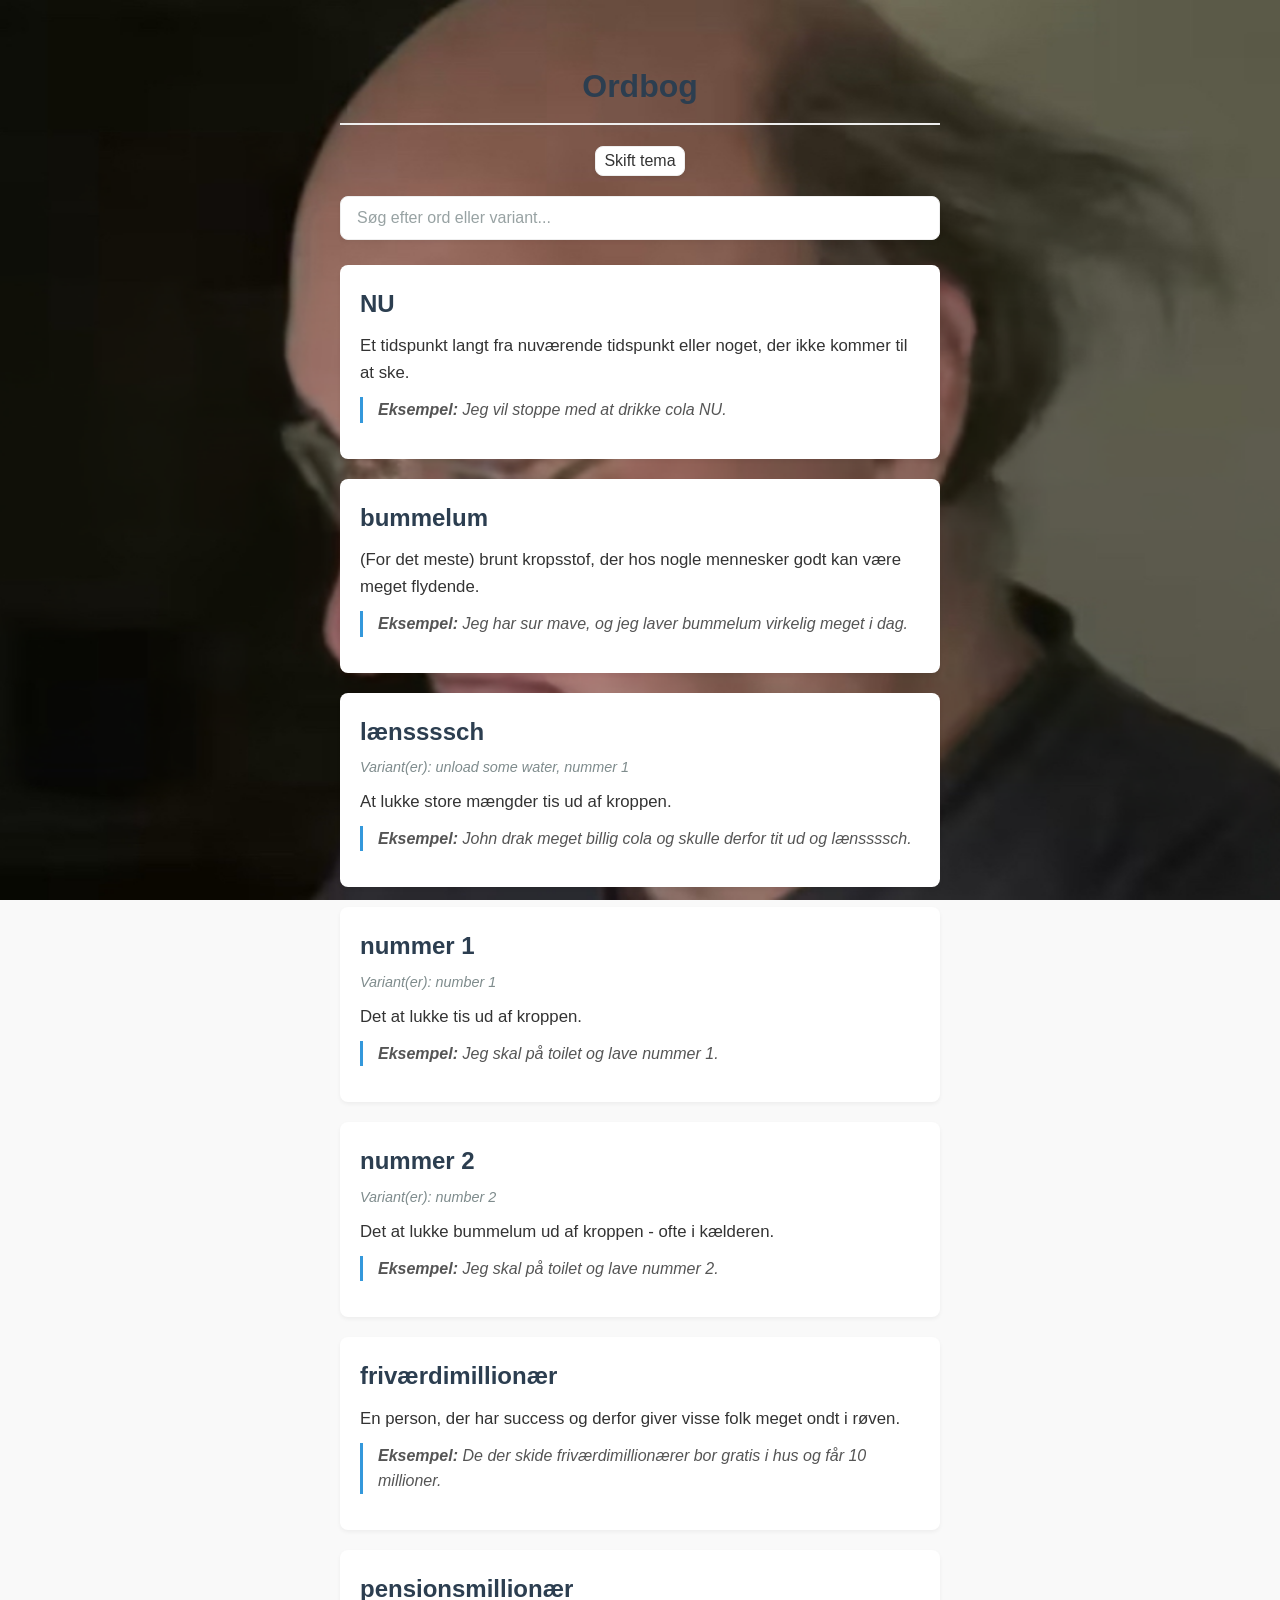
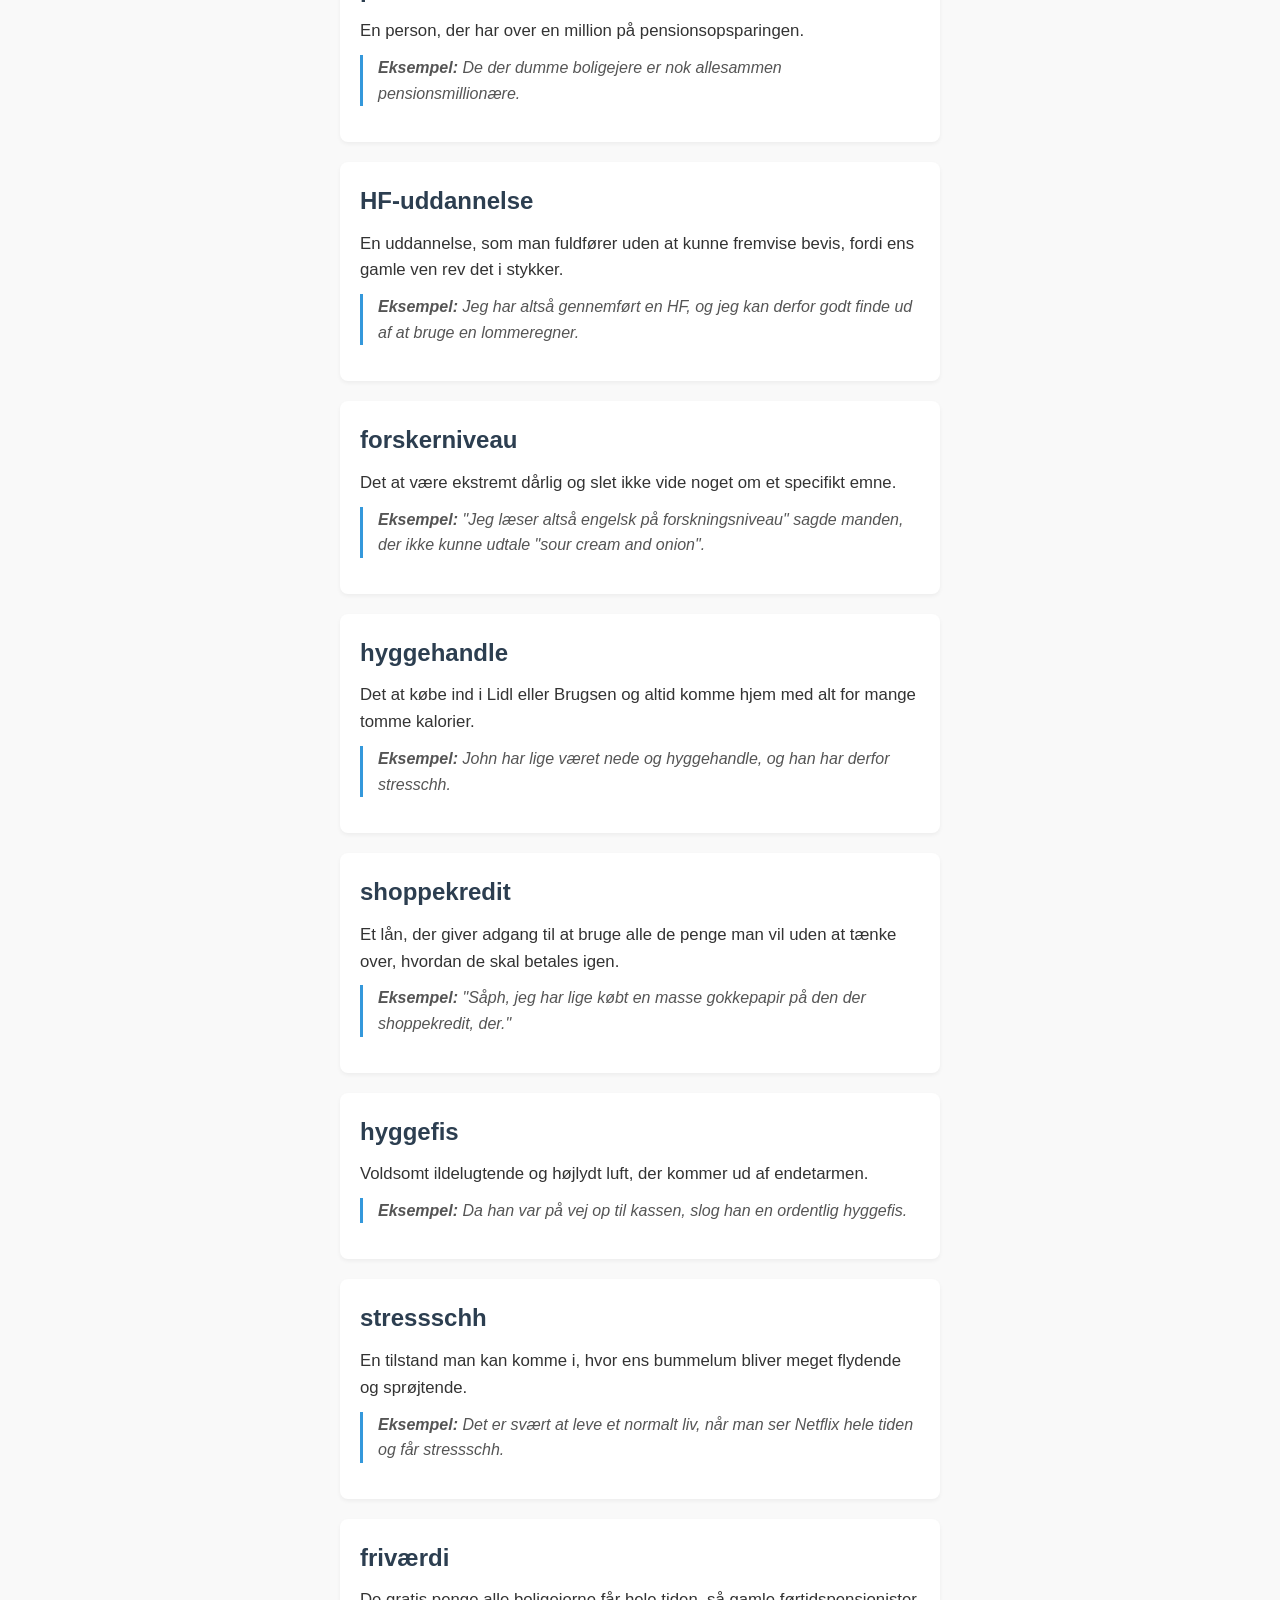
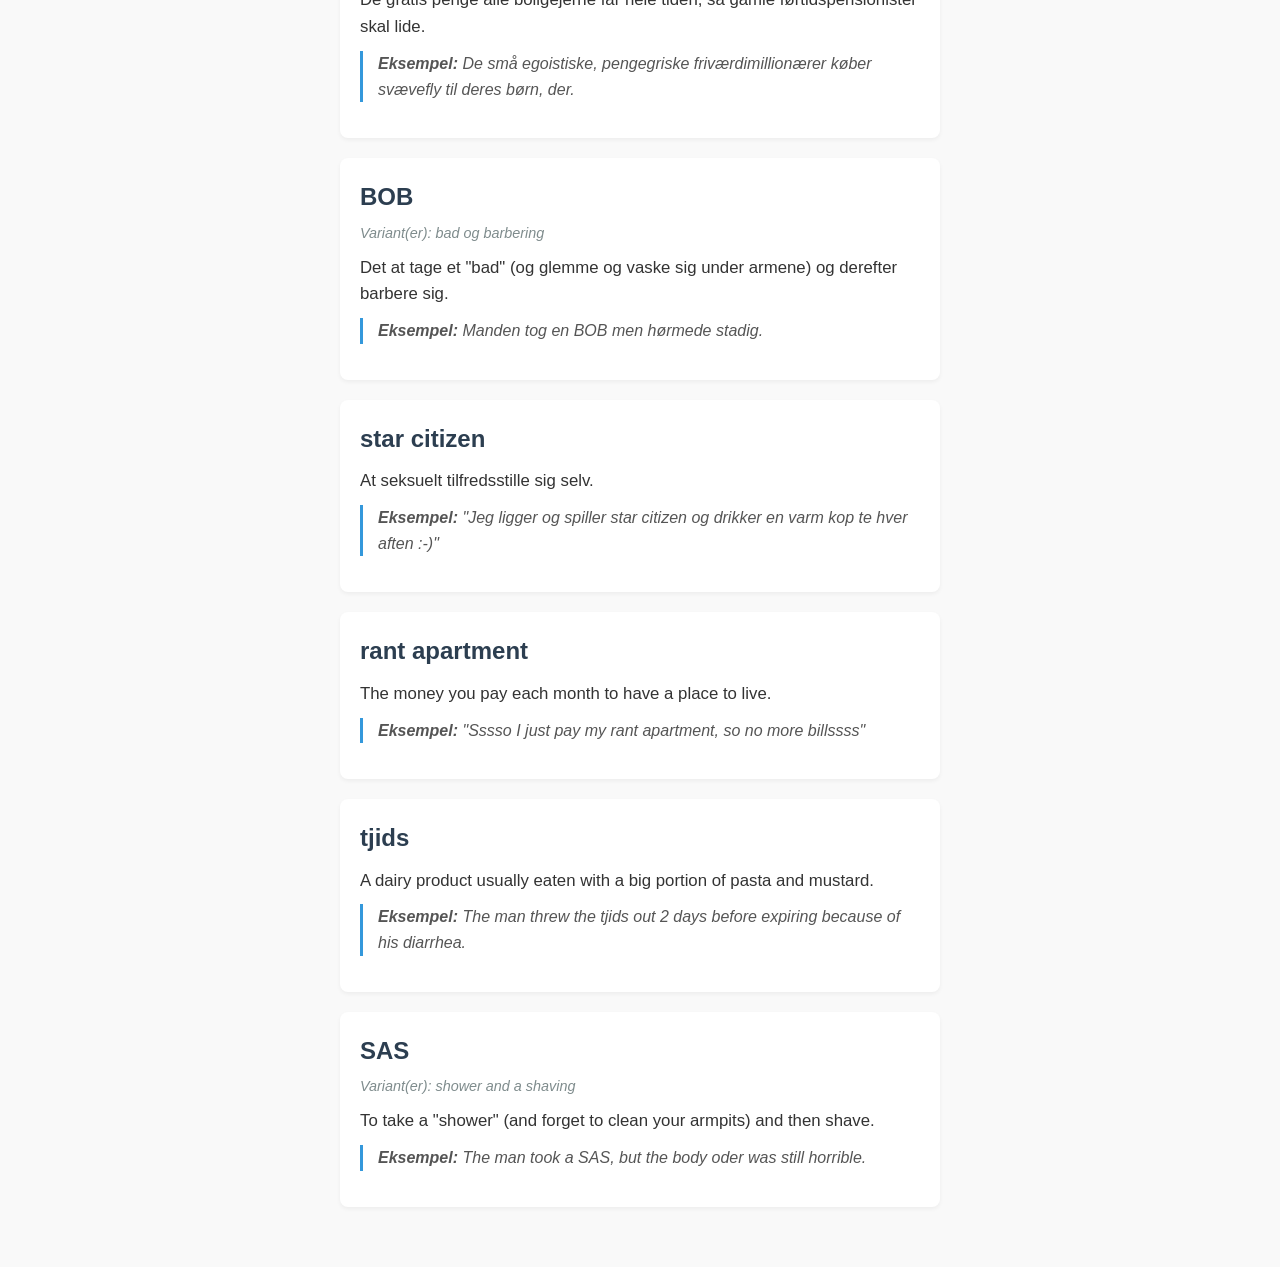
<file: index.html>
<!DOCTYPE html>
<html lang="da">
<head>
    <meta charset="UTF-8">
    <meta name="viewport" content="width=device-width, initial-scale=1.0">
    <title>MongoTV - Ordbog</title>
    <link rel="stylesheet" href="style.css">
    <link rel="icon" type="image/x-icon" href="favicon.ico">
    <meta name="description" content="Den officiele MongoTV-ordbog.">
    <meta name="google-site-verification" content="774HfDz38bjYn3ah6h6kz5AwDGAhUz_0xxN7psTXIm8"/>
</head>
<body>
    <h1>Ordbog</h1>

    <div class="toggle-container">
        <button id="theme-toggle">Skift tema</button>
    </div>

    <div class="search-container">
        <input type="text" id="search-input" placeholder="Søg efter ord eller variant...">
    </div>
    
    <div id="dictionary-container"></div>

    <script src="main.js"></script>

    <script>
        const container = document.getElementById('dictionary-container');
        const searchInput = document.getElementById('search-input');

        let dictionaryData = [];

        fetch('dictionary-definitions.json')
            .then(response => {
                if (!response.ok) {
                    throw new Error('Kunne ikke hente JSON-filen: ' + response.statusText);
                }
                return response.json();
            })
            .then(data => {
                dictionaryData = data;
                displayEntries(dictionaryData);
            })
            .catch(error => {
                console.error('Fejl:', error);
                container.innerHTML = `<p style="color:red;">Der skete en fejl under indlæsning af ordbogen.</p>`;
            });

        function displayEntries(entries) {
            container.innerHTML = '';

            if (entries.length === 0) {
                container.innerHTML = '<p>Ingen resultater fundet.</p>';
                return;
            }

            entries.forEach(entry => {
                const entryDiv = document.createElement('div');
                entryDiv.className = 'dictionary-entry';

                const variantsText = entry.variants.length > 0 
                    ? `<div class="variants">Variant(er): ${entry.variants.join(', ')}</div>` 
                    : '';

                entryDiv.innerHTML = `
                    <h2 class="word">${entry.word}</h2>
                    ${variantsText}
                    <p class="definition">${entry.definition}</p>
                    <p class="example"><strong>Eksempel:</strong> ${entry.example}</p>
                `;

                container.appendChild(entryDiv);
            });
        }

        searchInput.addEventListener('input', (e) => {
            const searchTerm = e.target.value.toLowerCase().trim();

            const filteredEntries = dictionaryData.filter(entry => {
                // Check if the word matches
                const matchesWord = entry.word.toLowerCase().includes(searchTerm);
                
                // Check if any of the variants match
                const matchesVariant = entry.variants.some(variant => 
                    variant.toLowerCase().includes(searchTerm)
                );

                // Return true if either the word OR a variant matches
                return matchesWord || matchesVariant;
            });

            displayEntries(filteredEntries);
        });
    </script>
</body>
</html>
</file>
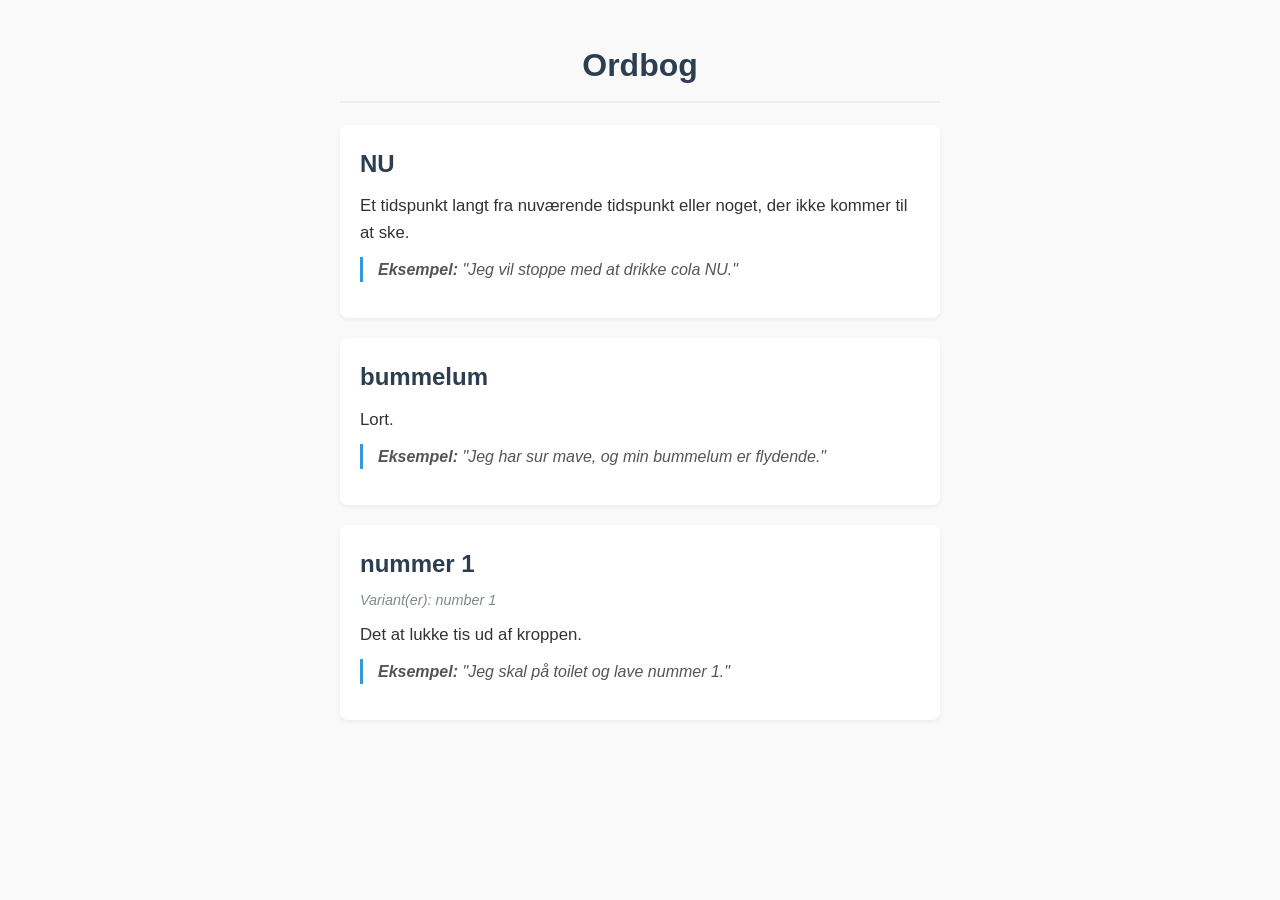
<file: src/index.html>
<!DOCTYPE html>
<html lang="da">
<head>
    <meta charset="UTF-8">
    <meta name="viewport" content="width=device-width, initial-scale=1.0">
    <title>MongoTV - Ordbog</title>
    <style>
        body {
            font-family: -apple-system, BlinkMacSystemFont, "Segoe UI", Roboto, Arial, sans-serif;
            line-height: 1.6;
            max-width: 600px;
            margin: 40px auto;
            padding: 0 20px;
            background-color: #f9f9f9;
            color: #333;
        }
        h1 {
            text-align: center;
            color: #2c3e50;
            border-bottom: 2px solid #eee;
            padding-bottom: 10px;
        }
        .dictionary-entry {
            background: #fff;
            padding: 20px;
            margin-bottom: 20px;
            border-radius: 8px;
            box-shadow: 0 2px 4px rgba(0,0,0,0.05);
        }
        .word {
            font-size: 1.5rem;
            font-weight: bold;
            color: #2c3e50;
            margin: 0 0 5px 0;
        }
        .variants {
            font-style: italic;
            color: #7f8c8d;
            font-size: 0.9rem;
            margin-bottom: 10px;
        }
        .definition {
            margin: 10px 0;
            font-size: 1.05rem;
        }
        .example {
            margin-top: 10px;
            padding-left: 15px;
            border-left: 3px solid #3498db;
            color: #555;
            font-style: italic;
        }
    </style>
</head>
<body>

    <h1>Ordbog</h1>
    
    <div id="dictionary-container"></div>

    <script>
        const container = document.getElementById('dictionary-container');

        // Fetch the external JSON file
        fetch('dictionary-definitions.json')
            .then(response => {
                if (!response.ok) {
                    throw new Error('Kunne ikke hente JSON-filen: ' + response.statusText);
                }
                return response.json();
            })
            .then(dictionaryData => {
                // Loop through the data exactly like before
                dictionaryData.forEach(entry => {
                    const entryDiv = document.createElement('div');
                    entryDiv.className = 'dictionary-entry';

                    const variantsText = entry.variants.length > 0 
                        ? `<div class="variants">Variant(er): ${entry.variants.join(', ')}</div>` 
                        : '';

                    entryDiv.innerHTML = `
                        <h2 class="word">${entry.word}</h2>
                        ${variantsText}
                        <p class="definition">${entry.definition}</p>
                        <p class="example"><strong>Eksempel:</strong> "${entry.example}"</p>
                    `;

                    container.appendChild(entryDiv);
                });
            })
            .catch(error => {
                console.error('Fejl:', error);
                container.innerHTML = `<p style="color:red;">Der skete en fejl under indlæsning af ordbogen.</p>`;
            });
    </script>
</body>
</html>
</file>
<file: style.css>
:root {
    --bg-color: #f9f9f9;
    --bg-image: url('background.png'); 
    --text-color: #333;
    --heading-color: #2c3e50;
    --border-color: #eee;
    --card-bg: #fff;
    --card-shadow: rgba(0, 0, 0, 0.05);
    --variant-color: #7f8c8d;
    --example-border: #3498db;
    --example-text: #555;
}

html.dark-mode {
    --bg-color: #121212;
    --bg-image: url('background.png');
    --text-color: #e0e0e0;
    --heading-color: #ecf0f1;
    --border-color: #333;
    --card-bg: #1e1e1e;
    --card-shadow: rgba(0, 0, 0, 0.5);
    --variant-color: #95a5a6;
    --example-border: #2980b9;
    --example-text: #bbb;
}

body {
    transition: background-color 0.3s, color 0.3s;
    background-color: var(--bg-color);
    background-image: var(--bg-image);
    background-repeat: no-repeat;
    background-attachment: fixed;
    background-position: center center;
    background-size: cover;

    font-family: -apple-system, BlinkMacSystemFont, "Segoe UI", Roboto, Arial, sans-serif;
    line-height: 1.6;
    color: var(--text-color);

    margin: 0;
    padding: 40px 20px;
}

body > * {
    max-width: 600px;
    margin-left: auto;
    margin-right: auto;
}

h1 {
    text-align: center;
    color: var(--heading-color);
    border-bottom: 2px solid var(--border-color);
    padding-bottom: 10px;
    transition: color 0.3s, border-color 0.3s;
}

.dictionary-entry {
    background: var(--card-bg);
    padding: 20px;
    margin-bottom: 20px;
    border-radius: 8px;
    box-shadow: 0 2px 4px var(--card-shadow);
    transition: background 0.3s, box-shadow 0.3s;
}

.word {
    font-size: 1.5rem;
    font-weight: bold;
    color: var(--heading-color);
    margin: 0 0 5px 0;
    transition: color 0.3s;
}

.variants {
    font-style: italic;
    color: var(--variant-color);
    font-size: 0.9rem;
    margin-bottom: 10px;
    transition: color 0.3s;
}

.definition {
    margin: 10px 0;
    font-size: 1.05rem;
}

.example {
    margin-top: 10px;
    padding-left: 15px;
    border-left: 3px solid var(--example-border);
    color: var(--example-text);
    font-style: italic;
    transition: border-color 0.3s, color 0.3s;
}

.toggle-container {
    display: flex;
    justify-content: center;
    margin-bottom: 20px;
}

.search-container {
    display: flex;
    justify-content: center;
    margin-bottom: 25px;
}

#search-input {
    width: 100%;
    padding: 12px 16px;
    font-size: 1rem;
    font-family: inherit;
    
    background-color: var(--card-bg);
    color: var(--text-color);
    border: 1px solid var(--border-color);
    
    border-radius: 8px;
    box-shadow: 0 2px 4px var(--card-shadow);
    outline: none;
    transition: background-color 0.3s, color 0.3s, border-color 0.3s, box-shadow 0.3s;
}

#theme-toggle {
    width: 15%;
    padding: 5px 2px;
    font-size: 1rem;
    font-family: inherit;
    
    background-color: var(--card-bg);
    color: var(--text-color);
    border: 1px solid var(--border-color);

    cursor: pointer;
    border-radius: 8px;
    box-shadow: 0 2px 4px var(--card-shadow);
    transition: background-color 0.3s, color 0.3s, border-color 0.3s, box-shadow 0.3s;
}

#search-input::placeholder {
    color: var(--variant-color);
    opacity: 0.8;
}
</file>
